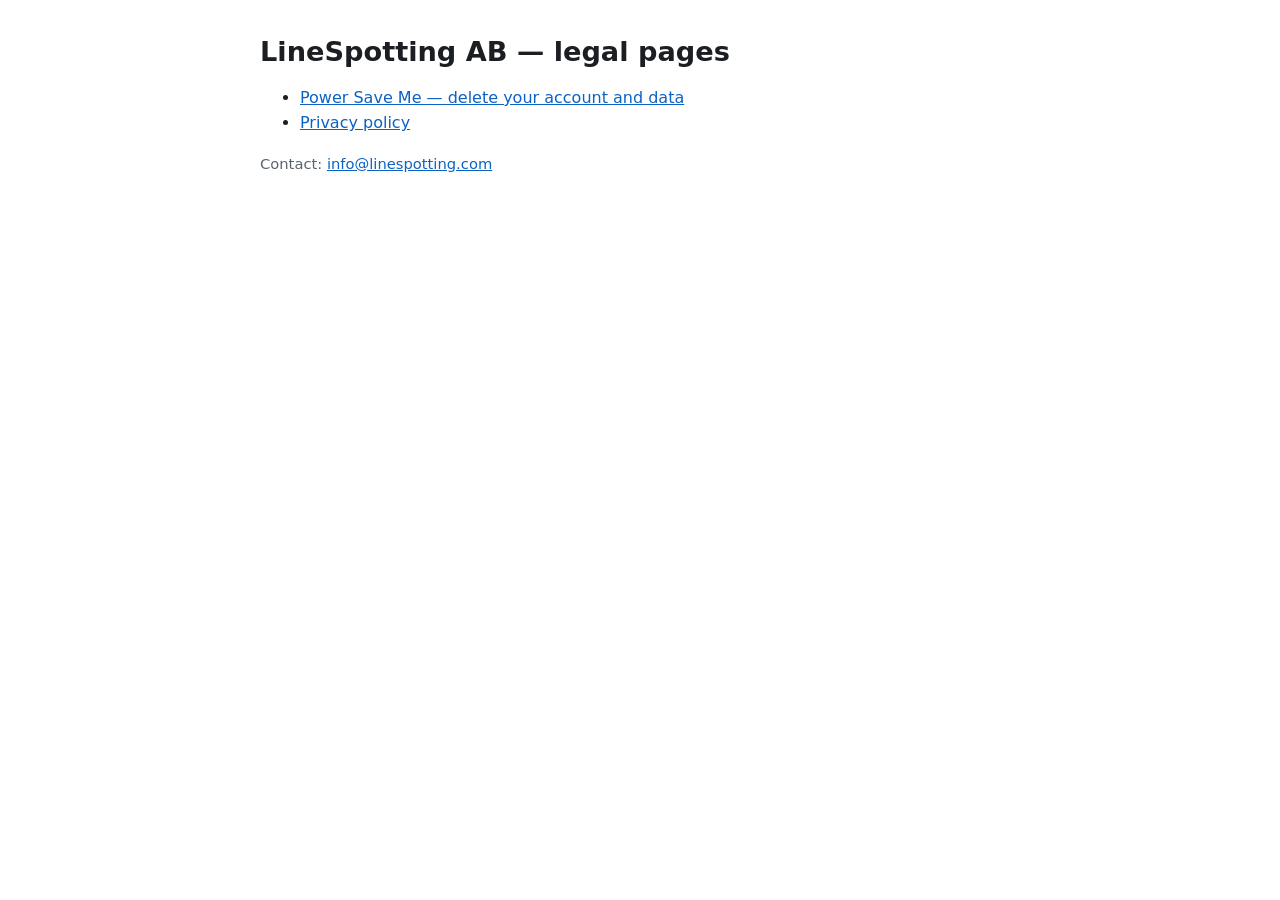
<file: index.html>
<!DOCTYPE html><html lang="en"><head><meta charset="utf-8"><meta name="viewport" content="width=device-width, initial-scale=1"><title>LineSpotting AB — legal pages</title><link rel="stylesheet" href="style.css"></head>
<body><h1>LineSpotting AB — legal pages</h1><ul>
<li><a href="delete-account/">Power Save Me — delete your account and data</a></li>
<li><a href="https://linespotting.com/privacy-policy/">Privacy policy</a></li></ul>
<p class="muted">Contact: <a href="mailto:info@linespotting.com">info@linespotting.com</a></p></body></html>
</file>
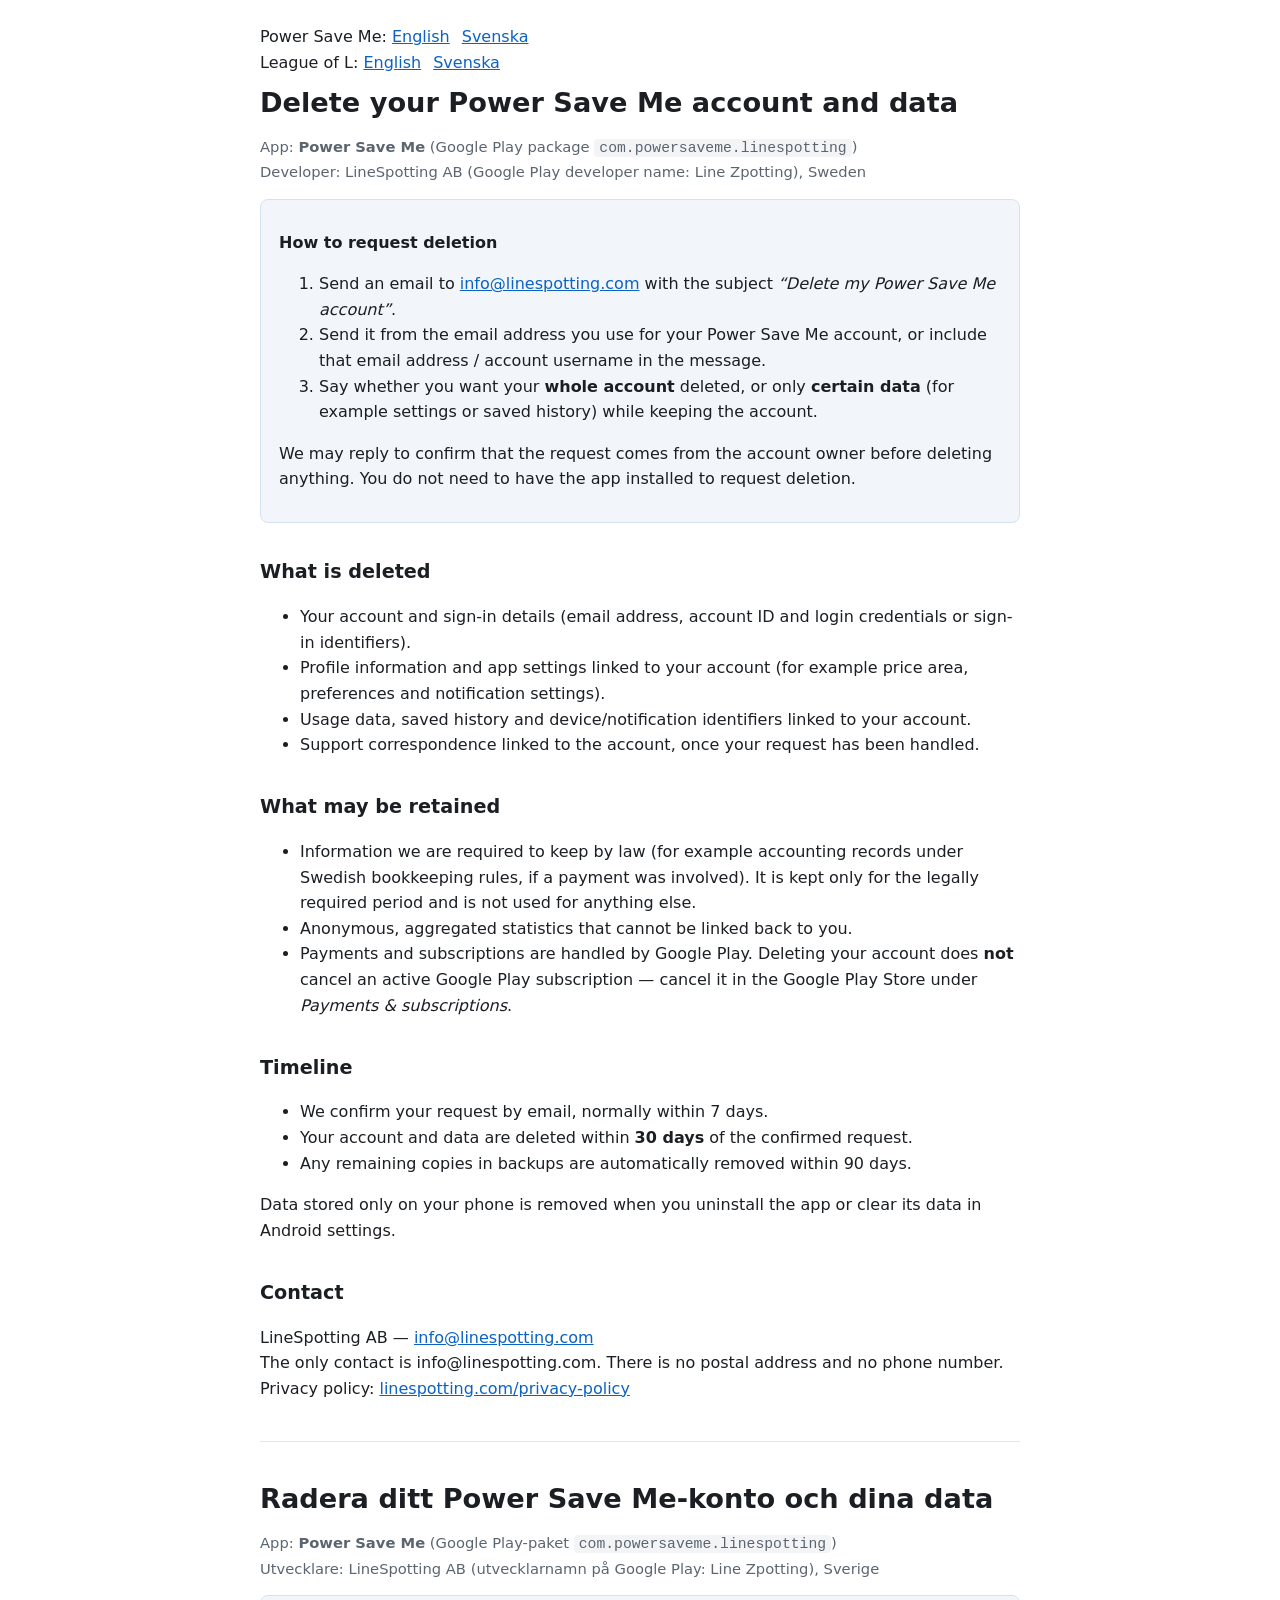
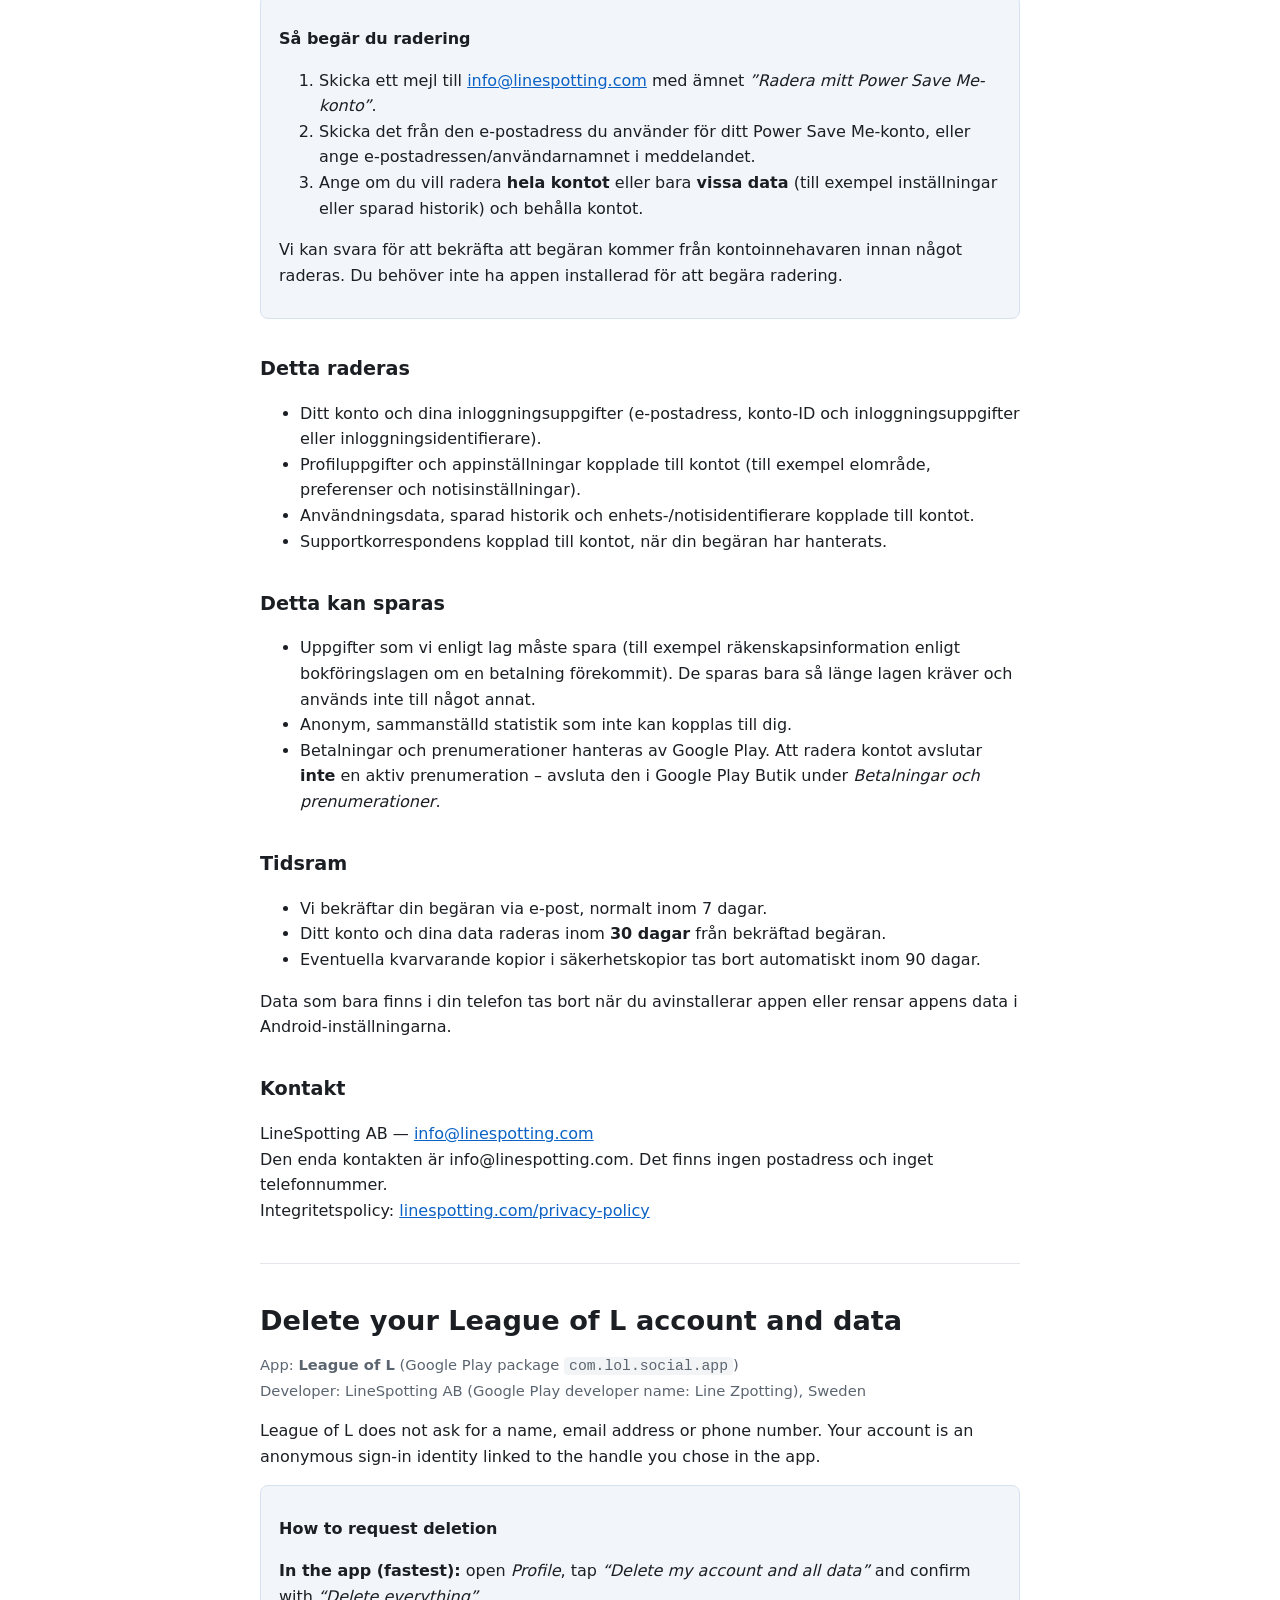
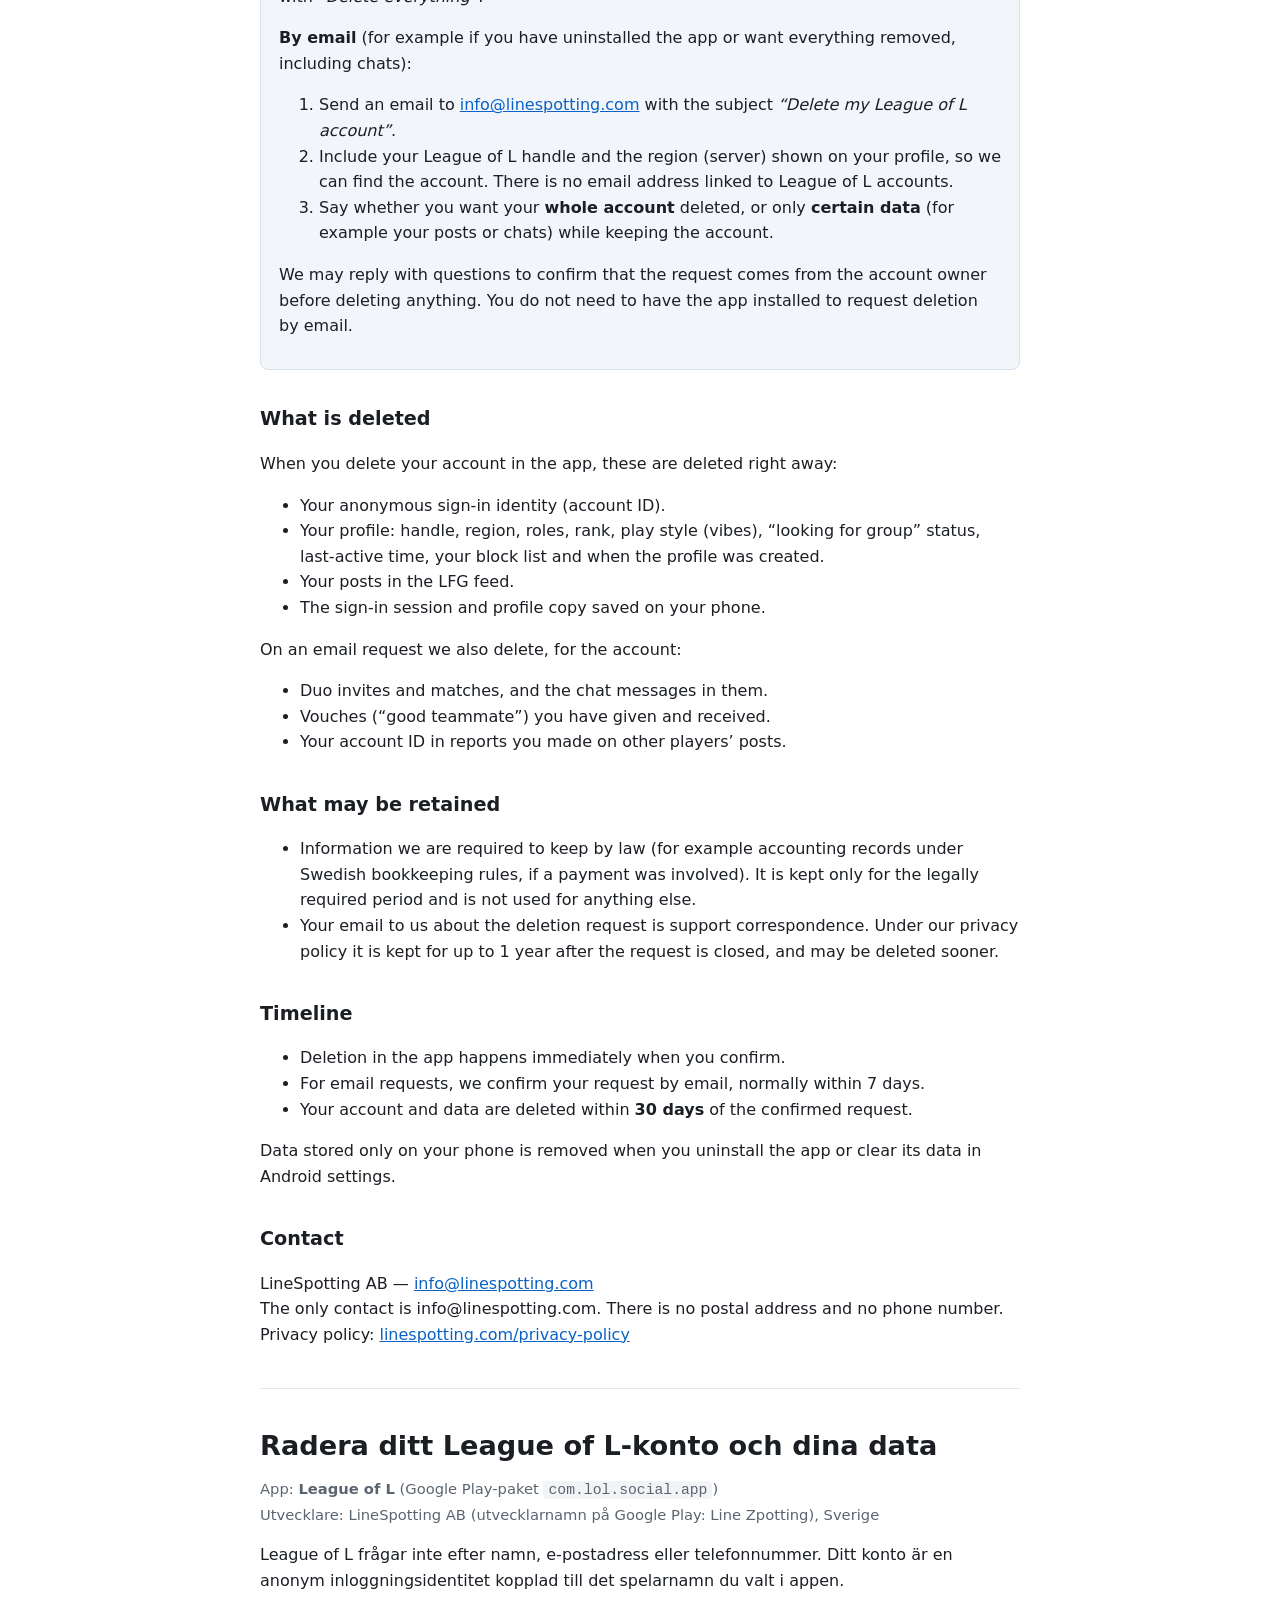
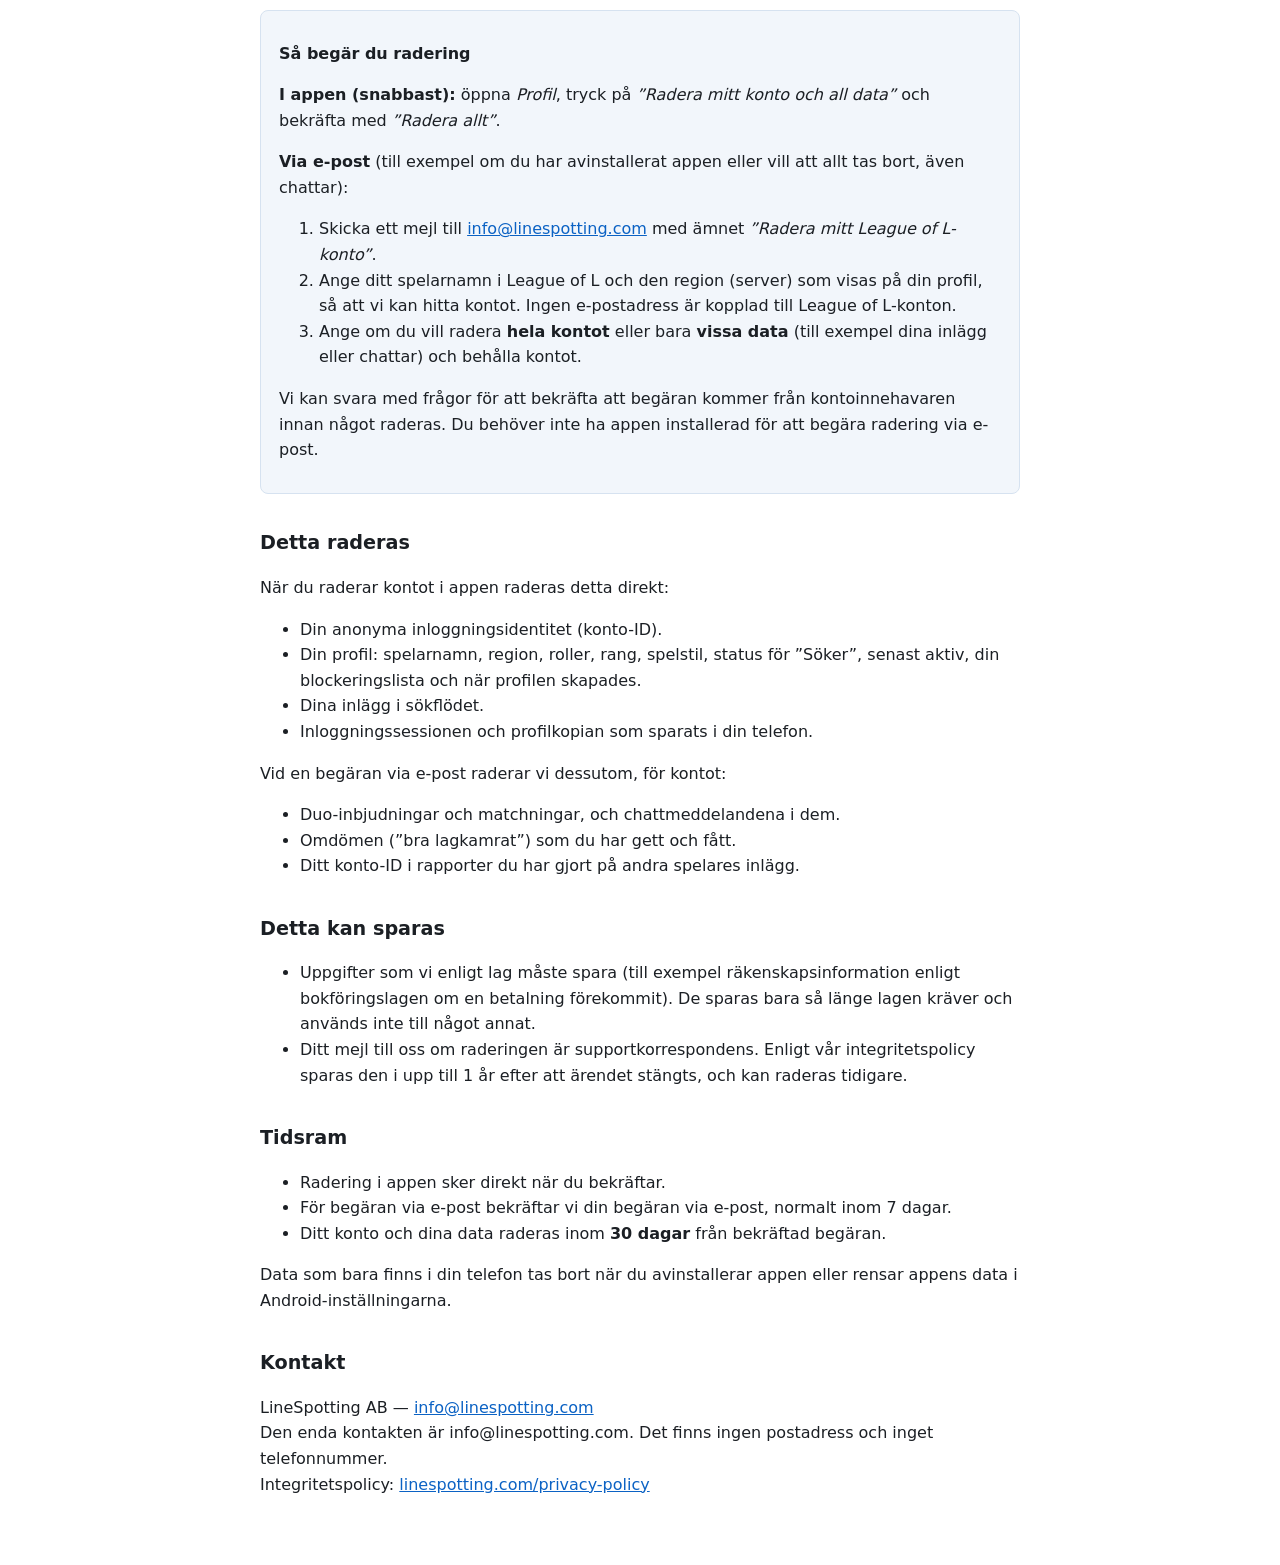
<file: delete-account/index.html>
<!DOCTYPE html>
<html lang="en">
<head>
<meta charset="utf-8">
<meta name="viewport" content="width=device-width, initial-scale=1">
<title>Delete your account and data (Power Save Me, League of L) — LineSpotting AB</title>
<meta name="description" content="How to request deletion of your Power Save Me or League of L account and personal data. LineSpotting AB, contact info@linespotting.com.">
<link rel="stylesheet" href="../style.css">
</head>
<body>
<nav class="lang">Power Save Me: <a href="#en">English</a><a href="#sv" lang="sv">Svenska</a><br>
League of L: <a href="#league-of-l">English</a><a href="#league-of-l-sv" lang="sv">Svenska</a></nav>

<section id="en">
<h1>Delete your Power Save Me account and data</h1>
<p class="muted">App: <strong>Power Save Me</strong> (Google Play package <code>com.powersaveme.linespotting</code>)<br>
Developer: LineSpotting AB (Google Play developer name: Line Zpotting), Sweden</p>

<div class="box">
<p><strong>How to request deletion</strong></p>
<ol>
<li>Send an email to <a href="mailto:info@linespotting.com?subject=Delete%20my%20Power%20Save%20Me%20account">info@linespotting.com</a> with the subject <em>“Delete my Power Save Me account”</em>.</li>
<li>Send it from the email address you use for your Power Save Me account, or include that email address / account username in the message.</li>
<li>Say whether you want your <strong>whole account</strong> deleted, or only <strong>certain data</strong> (for example settings or saved history) while keeping the account.</li>
</ol>
<p>We may reply to confirm that the request comes from the account owner before deleting anything. You do not need to have the app installed to request deletion.</p>
</div>

<h2>What is deleted</h2>
<ul>
<li>Your account and sign-in details (email address, account ID and login credentials or sign-in identifiers).</li>
<li>Profile information and app settings linked to your account (for example price area, preferences and notification settings).</li>
<li>Usage data, saved history and device/notification identifiers linked to your account.</li>
<li>Support correspondence linked to the account, once your request has been handled.</li>
</ul>

<h2>What may be retained</h2>
<ul>
<li>Information we are required to keep by law (for example accounting records under Swedish bookkeeping rules, if a payment was involved). It is kept only for the legally required period and is not used for anything else.</li>
<li>Anonymous, aggregated statistics that cannot be linked back to you.</li>
<li>Payments and subscriptions are handled by Google Play. Deleting your account does <strong>not</strong> cancel an active Google Play subscription — cancel it in the Google Play Store under <em>Payments &amp; subscriptions</em>.</li>
</ul>

<h2>Timeline</h2>
<ul>
<li>We confirm your request by email, normally within 7 days.</li>
<li>Your account and data are deleted within <strong>30 days</strong> of the confirmed request.</li>
<li>Any remaining copies in backups are automatically removed within 90 days.</li>
</ul>
<p>Data stored only on your phone is removed when you uninstall the app or clear its data in Android settings.</p>

<h2>Contact</h2>
<p>LineSpotting AB — <a href="mailto:info@linespotting.com">info@linespotting.com</a><br>
The only contact is info@linespotting.com. There is no postal address and no phone number.<br>
Privacy policy: <a href="https://linespotting.com/privacy-policy/">linespotting.com/privacy-policy</a></p>
</section>

<hr>

<section id="sv" lang="sv">
<h1>Radera ditt Power Save Me-konto och dina data</h1>
<p class="muted">App: <strong>Power Save Me</strong> (Google Play-paket <code>com.powersaveme.linespotting</code>)<br>
Utvecklare: LineSpotting AB (utvecklarnamn på Google Play: Line Zpotting), Sverige</p>

<div class="box">
<p><strong>Så begär du radering</strong></p>
<ol>
<li>Skicka ett mejl till <a href="mailto:info@linespotting.com?subject=Radera%20mitt%20Power%20Save%20Me-konto">info@linespotting.com</a> med ämnet <em>”Radera mitt Power Save Me-konto”</em>.</li>
<li>Skicka det från den e-postadress du använder för ditt Power Save Me-konto, eller ange e-postadressen/användarnamnet i meddelandet.</li>
<li>Ange om du vill radera <strong>hela kontot</strong> eller bara <strong>vissa data</strong> (till exempel inställningar eller sparad historik) och behålla kontot.</li>
</ol>
<p>Vi kan svara för att bekräfta att begäran kommer från kontoinnehavaren innan något raderas. Du behöver inte ha appen installerad för att begära radering.</p>
</div>

<h2>Detta raderas</h2>
<ul>
<li>Ditt konto och dina inloggningsuppgifter (e-postadress, konto-ID och inloggningsuppgifter eller inloggningsidentifierare).</li>
<li>Profiluppgifter och appinställningar kopplade till kontot (till exempel elområde, preferenser och notisinställningar).</li>
<li>Användningsdata, sparad historik och enhets-/notisidentifierare kopplade till kontot.</li>
<li>Supportkorrespondens kopplad till kontot, när din begäran har hanterats.</li>
</ul>

<h2>Detta kan sparas</h2>
<ul>
<li>Uppgifter som vi enligt lag måste spara (till exempel räkenskapsinformation enligt bokföringslagen om en betalning förekommit). De sparas bara så länge lagen kräver och används inte till något annat.</li>
<li>Anonym, sammanställd statistik som inte kan kopplas till dig.</li>
<li>Betalningar och prenumerationer hanteras av Google Play. Att radera kontot avslutar <strong>inte</strong> en aktiv prenumeration – avsluta den i Google Play Butik under <em>Betalningar och prenumerationer</em>.</li>
</ul>

<h2>Tidsram</h2>
<ul>
<li>Vi bekräftar din begäran via e-post, normalt inom 7 dagar.</li>
<li>Ditt konto och dina data raderas inom <strong>30 dagar</strong> från bekräftad begäran.</li>
<li>Eventuella kvarvarande kopior i säkerhetskopior tas bort automatiskt inom 90 dagar.</li>
</ul>
<p>Data som bara finns i din telefon tas bort när du avinstallerar appen eller rensar appens data i Android-inställningarna.</p>

<h2>Kontakt</h2>
<p>LineSpotting AB — <a href="mailto:info@linespotting.com">info@linespotting.com</a><br>
Den enda kontakten är info@linespotting.com. Det finns ingen postadress och inget telefonnummer.<br>
Integritetspolicy: <a href="https://linespotting.com/privacy-policy/">linespotting.com/privacy-policy</a></p>
</section>

<hr>

<section id="league-of-l">
<h1>Delete your League of L account and data</h1>
<p class="muted">App: <strong>League of L</strong> (Google Play package <code>com.lol.social.app</code>)<br>
Developer: LineSpotting AB (Google Play developer name: Line Zpotting), Sweden</p>

<p>League of L does not ask for a name, email address or phone number. Your account is an anonymous sign-in identity linked to the handle you chose in the app.</p>

<div class="box">
<p><strong>How to request deletion</strong></p>
<p><strong>In the app (fastest):</strong> open <em>Profile</em>, tap <em>“Delete my account and all data”</em> and confirm with <em>“Delete everything”</em>.</p>
<p><strong>By email</strong> (for example if you have uninstalled the app or want everything removed, including chats):</p>
<ol>
<li>Send an email to <a href="mailto:info@linespotting.com?subject=Delete%20my%20League%20of%20L%20account">info@linespotting.com</a> with the subject <em>“Delete my League of L account”</em>.</li>
<li>Include your League of L handle and the region (server) shown on your profile, so we can find the account. There is no email address linked to League of L accounts.</li>
<li>Say whether you want your <strong>whole account</strong> deleted, or only <strong>certain data</strong> (for example your posts or chats) while keeping the account.</li>
</ol>
<p>We may reply with questions to confirm that the request comes from the account owner before deleting anything. You do not need to have the app installed to request deletion by email.</p>
</div>

<h2>What is deleted</h2>
<p>When you delete your account in the app, these are deleted right away:</p>
<ul>
<li>Your anonymous sign-in identity (account ID).</li>
<li>Your profile: handle, region, roles, rank, play style (vibes), “looking for group” status, last-active time, your block list and when the profile was created.</li>
<li>Your posts in the LFG feed.</li>
<li>The sign-in session and profile copy saved on your phone.</li>
</ul>
<p>On an email request we also delete, for the account:</p>
<ul>
<li>Duo invites and matches, and the chat messages in them.</li>
<li>Vouches (“good teammate”) you have given and received.</li>
<li>Your account ID in reports you made on other players’ posts.</li>
</ul>

<h2>What may be retained</h2>
<ul>
<li>Information we are required to keep by law (for example accounting records under Swedish bookkeeping rules, if a payment was involved). It is kept only for the legally required period and is not used for anything else.</li>
<li>Your email to us about the deletion request is support correspondence. Under our privacy policy it is kept for up to 1 year after the request is closed, and may be deleted sooner.</li>
</ul>

<h2>Timeline</h2>
<ul>
<li>Deletion in the app happens immediately when you confirm.</li>
<li>For email requests, we confirm your request by email, normally within 7 days.</li>
<li>Your account and data are deleted within <strong>30 days</strong> of the confirmed request.</li>
</ul>
<p>Data stored only on your phone is removed when you uninstall the app or clear its data in Android settings.</p>

<h2>Contact</h2>
<p>LineSpotting AB — <a href="mailto:info@linespotting.com">info@linespotting.com</a><br>
The only contact is info@linespotting.com. There is no postal address and no phone number.<br>
Privacy policy: <a href="https://linespotting.com/privacy-policy/">linespotting.com/privacy-policy</a></p>
</section>

<hr>

<section id="league-of-l-sv" lang="sv">
<h1>Radera ditt League of L-konto och dina data</h1>
<p class="muted">App: <strong>League of L</strong> (Google Play-paket <code>com.lol.social.app</code>)<br>
Utvecklare: LineSpotting AB (utvecklarnamn på Google Play: Line Zpotting), Sverige</p>

<p>League of L frågar inte efter namn, e-postadress eller telefonnummer. Ditt konto är en anonym inloggningsidentitet kopplad till det spelarnamn du valt i appen.</p>

<div class="box">
<p><strong>Så begär du radering</strong></p>
<p><strong>I appen (snabbast):</strong> öppna <em>Profil</em>, tryck på <em>”Radera mitt konto och all data”</em> och bekräfta med <em>”Radera allt”</em>.</p>
<p><strong>Via e-post</strong> (till exempel om du har avinstallerat appen eller vill att allt tas bort, även chattar):</p>
<ol>
<li>Skicka ett mejl till <a href="mailto:info@linespotting.com?subject=Radera%20mitt%20League%20of%20L-konto">info@linespotting.com</a> med ämnet <em>”Radera mitt League of L-konto”</em>.</li>
<li>Ange ditt spelarnamn i League of L och den region (server) som visas på din profil, så att vi kan hitta kontot. Ingen e-postadress är kopplad till League of L-konton.</li>
<li>Ange om du vill radera <strong>hela kontot</strong> eller bara <strong>vissa data</strong> (till exempel dina inlägg eller chattar) och behålla kontot.</li>
</ol>
<p>Vi kan svara med frågor för att bekräfta att begäran kommer från kontoinnehavaren innan något raderas. Du behöver inte ha appen installerad för att begära radering via e-post.</p>
</div>

<h2>Detta raderas</h2>
<p>När du raderar kontot i appen raderas detta direkt:</p>
<ul>
<li>Din anonyma inloggningsidentitet (konto-ID).</li>
<li>Din profil: spelarnamn, region, roller, rang, spelstil, status för ”Söker”, senast aktiv, din blockeringslista och när profilen skapades.</li>
<li>Dina inlägg i sökflödet.</li>
<li>Inloggningssessionen och profilkopian som sparats i din telefon.</li>
</ul>
<p>Vid en begäran via e-post raderar vi dessutom, för kontot:</p>
<ul>
<li>Duo-inbjudningar och matchningar, och chattmeddelandena i dem.</li>
<li>Omdömen (”bra lagkamrat”) som du har gett och fått.</li>
<li>Ditt konto-ID i rapporter du har gjort på andra spelares inlägg.</li>
</ul>

<h2>Detta kan sparas</h2>
<ul>
<li>Uppgifter som vi enligt lag måste spara (till exempel räkenskapsinformation enligt bokföringslagen om en betalning förekommit). De sparas bara så länge lagen kräver och används inte till något annat.</li>
<li>Ditt mejl till oss om raderingen är supportkorrespondens. Enligt vår integritetspolicy sparas den i upp till 1 år efter att ärendet stängts, och kan raderas tidigare.</li>
</ul>

<h2>Tidsram</h2>
<ul>
<li>Radering i appen sker direkt när du bekräftar.</li>
<li>För begäran via e-post bekräftar vi din begäran via e-post, normalt inom 7 dagar.</li>
<li>Ditt konto och dina data raderas inom <strong>30 dagar</strong> från bekräftad begäran.</li>
</ul>
<p>Data som bara finns i din telefon tas bort när du avinstallerar appen eller rensar appens data i Android-inställningarna.</p>

<h2>Kontakt</h2>
<p>LineSpotting AB — <a href="mailto:info@linespotting.com">info@linespotting.com</a><br>
Den enda kontakten är info@linespotting.com. Det finns ingen postadress och inget telefonnummer.<br>
Integritetspolicy: <a href="https://linespotting.com/privacy-policy/">linespotting.com/privacy-policy</a></p>
</section>
</body>
</html>
</file>
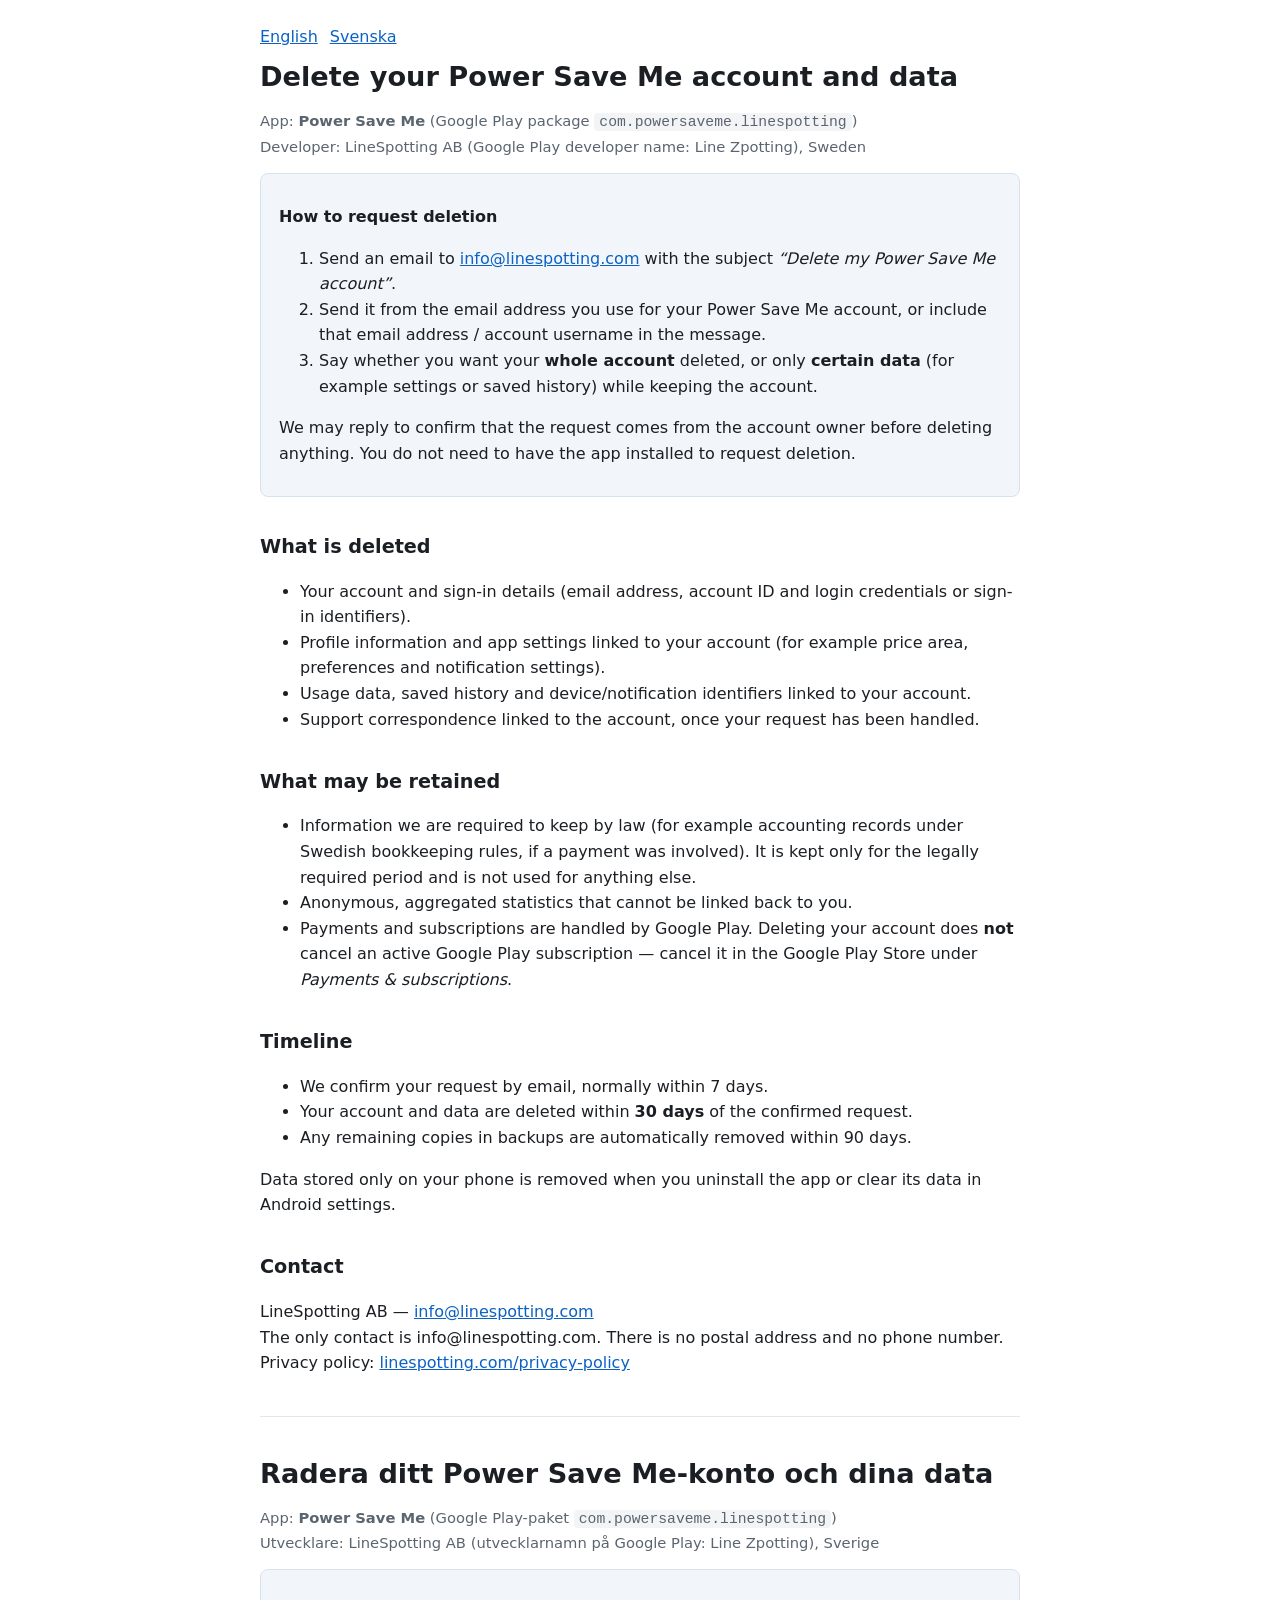
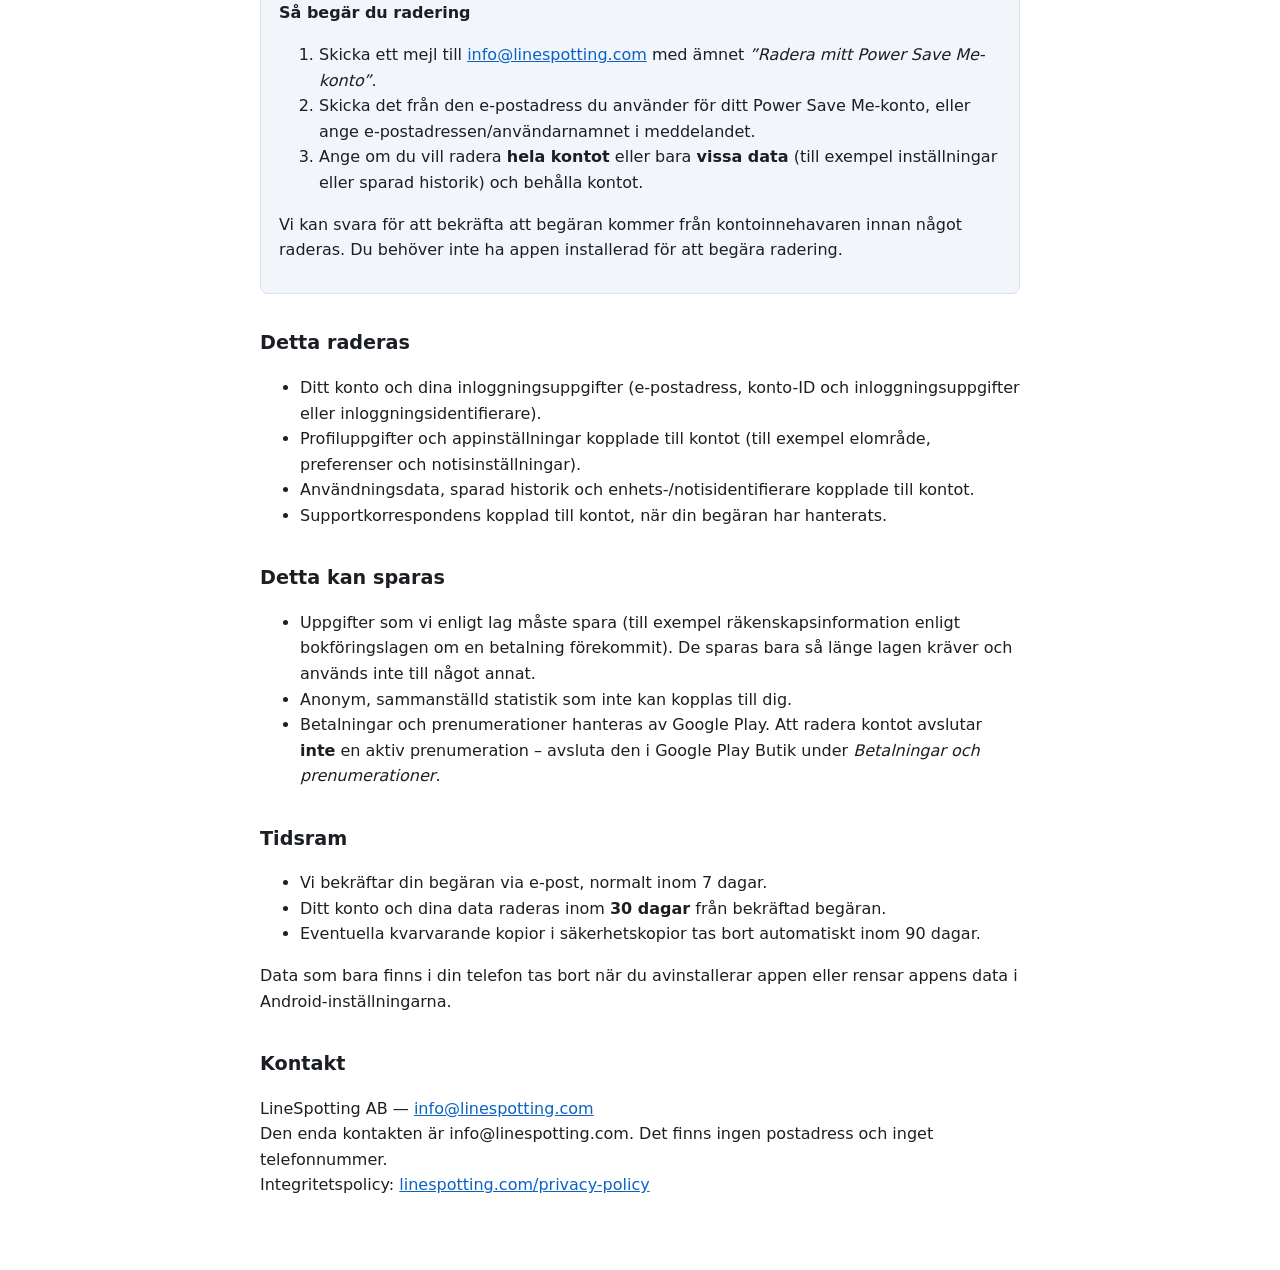
<file: power-save-me/delete-account/index.html>
<!DOCTYPE html>
<html lang="en">
<head>
<meta charset="utf-8">
<meta name="viewport" content="width=device-width, initial-scale=1">
<title>Delete your Power Save Me account and data — LineSpotting AB</title>
<meta name="description" content="How to request deletion of your Power Save Me account and personal data. LineSpotting AB, contact info@linespotting.com.">
<link rel="stylesheet" href="../../style.css">
</head>
<body>
<nav class="lang"><a href="#en">English</a><a href="#sv" lang="sv">Svenska</a></nav>

<section id="en">
<h1>Delete your Power Save Me account and data</h1>
<p class="muted">App: <strong>Power Save Me</strong> (Google Play package <code>com.powersaveme.linespotting</code>)<br>
Developer: LineSpotting AB (Google Play developer name: Line Zpotting), Sweden</p>

<div class="box">
<p><strong>How to request deletion</strong></p>
<ol>
<li>Send an email to <a href="mailto:info@linespotting.com?subject=Delete%20my%20Power%20Save%20Me%20account">info@linespotting.com</a> with the subject <em>“Delete my Power Save Me account”</em>.</li>
<li>Send it from the email address you use for your Power Save Me account, or include that email address / account username in the message.</li>
<li>Say whether you want your <strong>whole account</strong> deleted, or only <strong>certain data</strong> (for example settings or saved history) while keeping the account.</li>
</ol>
<p>We may reply to confirm that the request comes from the account owner before deleting anything. You do not need to have the app installed to request deletion.</p>
</div>

<h2>What is deleted</h2>
<ul>
<li>Your account and sign-in details (email address, account ID and login credentials or sign-in identifiers).</li>
<li>Profile information and app settings linked to your account (for example price area, preferences and notification settings).</li>
<li>Usage data, saved history and device/notification identifiers linked to your account.</li>
<li>Support correspondence linked to the account, once your request has been handled.</li>
</ul>

<h2>What may be retained</h2>
<ul>
<li>Information we are required to keep by law (for example accounting records under Swedish bookkeeping rules, if a payment was involved). It is kept only for the legally required period and is not used for anything else.</li>
<li>Anonymous, aggregated statistics that cannot be linked back to you.</li>
<li>Payments and subscriptions are handled by Google Play. Deleting your account does <strong>not</strong> cancel an active Google Play subscription — cancel it in the Google Play Store under <em>Payments &amp; subscriptions</em>.</li>
</ul>

<h2>Timeline</h2>
<ul>
<li>We confirm your request by email, normally within 7 days.</li>
<li>Your account and data are deleted within <strong>30 days</strong> of the confirmed request.</li>
<li>Any remaining copies in backups are automatically removed within 90 days.</li>
</ul>
<p>Data stored only on your phone is removed when you uninstall the app or clear its data in Android settings.</p>

<h2>Contact</h2>
<p>LineSpotting AB — <a href="mailto:info@linespotting.com">info@linespotting.com</a><br>
The only contact is info@linespotting.com. There is no postal address and no phone number.<br>
Privacy policy: <a href="https://linespotting.com/privacy-policy/">linespotting.com/privacy-policy</a></p>
</section>

<hr>

<section id="sv" lang="sv">
<h1>Radera ditt Power Save Me-konto och dina data</h1>
<p class="muted">App: <strong>Power Save Me</strong> (Google Play-paket <code>com.powersaveme.linespotting</code>)<br>
Utvecklare: LineSpotting AB (utvecklarnamn på Google Play: Line Zpotting), Sverige</p>

<div class="box">
<p><strong>Så begär du radering</strong></p>
<ol>
<li>Skicka ett mejl till <a href="mailto:info@linespotting.com?subject=Radera%20mitt%20Power%20Save%20Me-konto">info@linespotting.com</a> med ämnet <em>”Radera mitt Power Save Me-konto”</em>.</li>
<li>Skicka det från den e-postadress du använder för ditt Power Save Me-konto, eller ange e-postadressen/användarnamnet i meddelandet.</li>
<li>Ange om du vill radera <strong>hela kontot</strong> eller bara <strong>vissa data</strong> (till exempel inställningar eller sparad historik) och behålla kontot.</li>
</ol>
<p>Vi kan svara för att bekräfta att begäran kommer från kontoinnehavaren innan något raderas. Du behöver inte ha appen installerad för att begära radering.</p>
</div>

<h2>Detta raderas</h2>
<ul>
<li>Ditt konto och dina inloggningsuppgifter (e-postadress, konto-ID och inloggningsuppgifter eller inloggningsidentifierare).</li>
<li>Profiluppgifter och appinställningar kopplade till kontot (till exempel elområde, preferenser och notisinställningar).</li>
<li>Användningsdata, sparad historik och enhets-/notisidentifierare kopplade till kontot.</li>
<li>Supportkorrespondens kopplad till kontot, när din begäran har hanterats.</li>
</ul>

<h2>Detta kan sparas</h2>
<ul>
<li>Uppgifter som vi enligt lag måste spara (till exempel räkenskapsinformation enligt bokföringslagen om en betalning förekommit). De sparas bara så länge lagen kräver och används inte till något annat.</li>
<li>Anonym, sammanställd statistik som inte kan kopplas till dig.</li>
<li>Betalningar och prenumerationer hanteras av Google Play. Att radera kontot avslutar <strong>inte</strong> en aktiv prenumeration – avsluta den i Google Play Butik under <em>Betalningar och prenumerationer</em>.</li>
</ul>

<h2>Tidsram</h2>
<ul>
<li>Vi bekräftar din begäran via e-post, normalt inom 7 dagar.</li>
<li>Ditt konto och dina data raderas inom <strong>30 dagar</strong> från bekräftad begäran.</li>
<li>Eventuella kvarvarande kopior i säkerhetskopior tas bort automatiskt inom 90 dagar.</li>
</ul>
<p>Data som bara finns i din telefon tas bort när du avinstallerar appen eller rensar appens data i Android-inställningarna.</p>

<h2>Kontakt</h2>
<p>LineSpotting AB — <a href="mailto:info@linespotting.com">info@linespotting.com</a><br>
Den enda kontakten är info@linespotting.com. Det finns ingen postadress och inget telefonnummer.<br>
Integritetspolicy: <a href="https://linespotting.com/privacy-policy/">linespotting.com/privacy-policy</a></p>
</section>
</body>
</html>
</file>
<file: style.css>
body{font-family:system-ui,-apple-system,"Segoe UI",Roboto,Arial,sans-serif;max-width:760px;margin:0 auto;padding:24px 18px 60px;line-height:1.6;color:#1b1f24;background:#fff}
h1{font-size:1.7rem;line-height:1.25;margin:.4em 0}h2{font-size:1.2rem;margin-top:1.8em}
a{color:#0b62c4}.box{background:#f2f6fb;border:1px solid #d6e2f0;border-radius:8px;padding:14px 18px}
.muted{color:#5b6570;font-size:.92rem}nav.lang a{margin-right:12px}hr{border:0;border-top:1px solid #e3e7ec;margin:40px 0}
code{background:#f3f4f6;padding:1px 5px;border-radius:4px}
</file>
